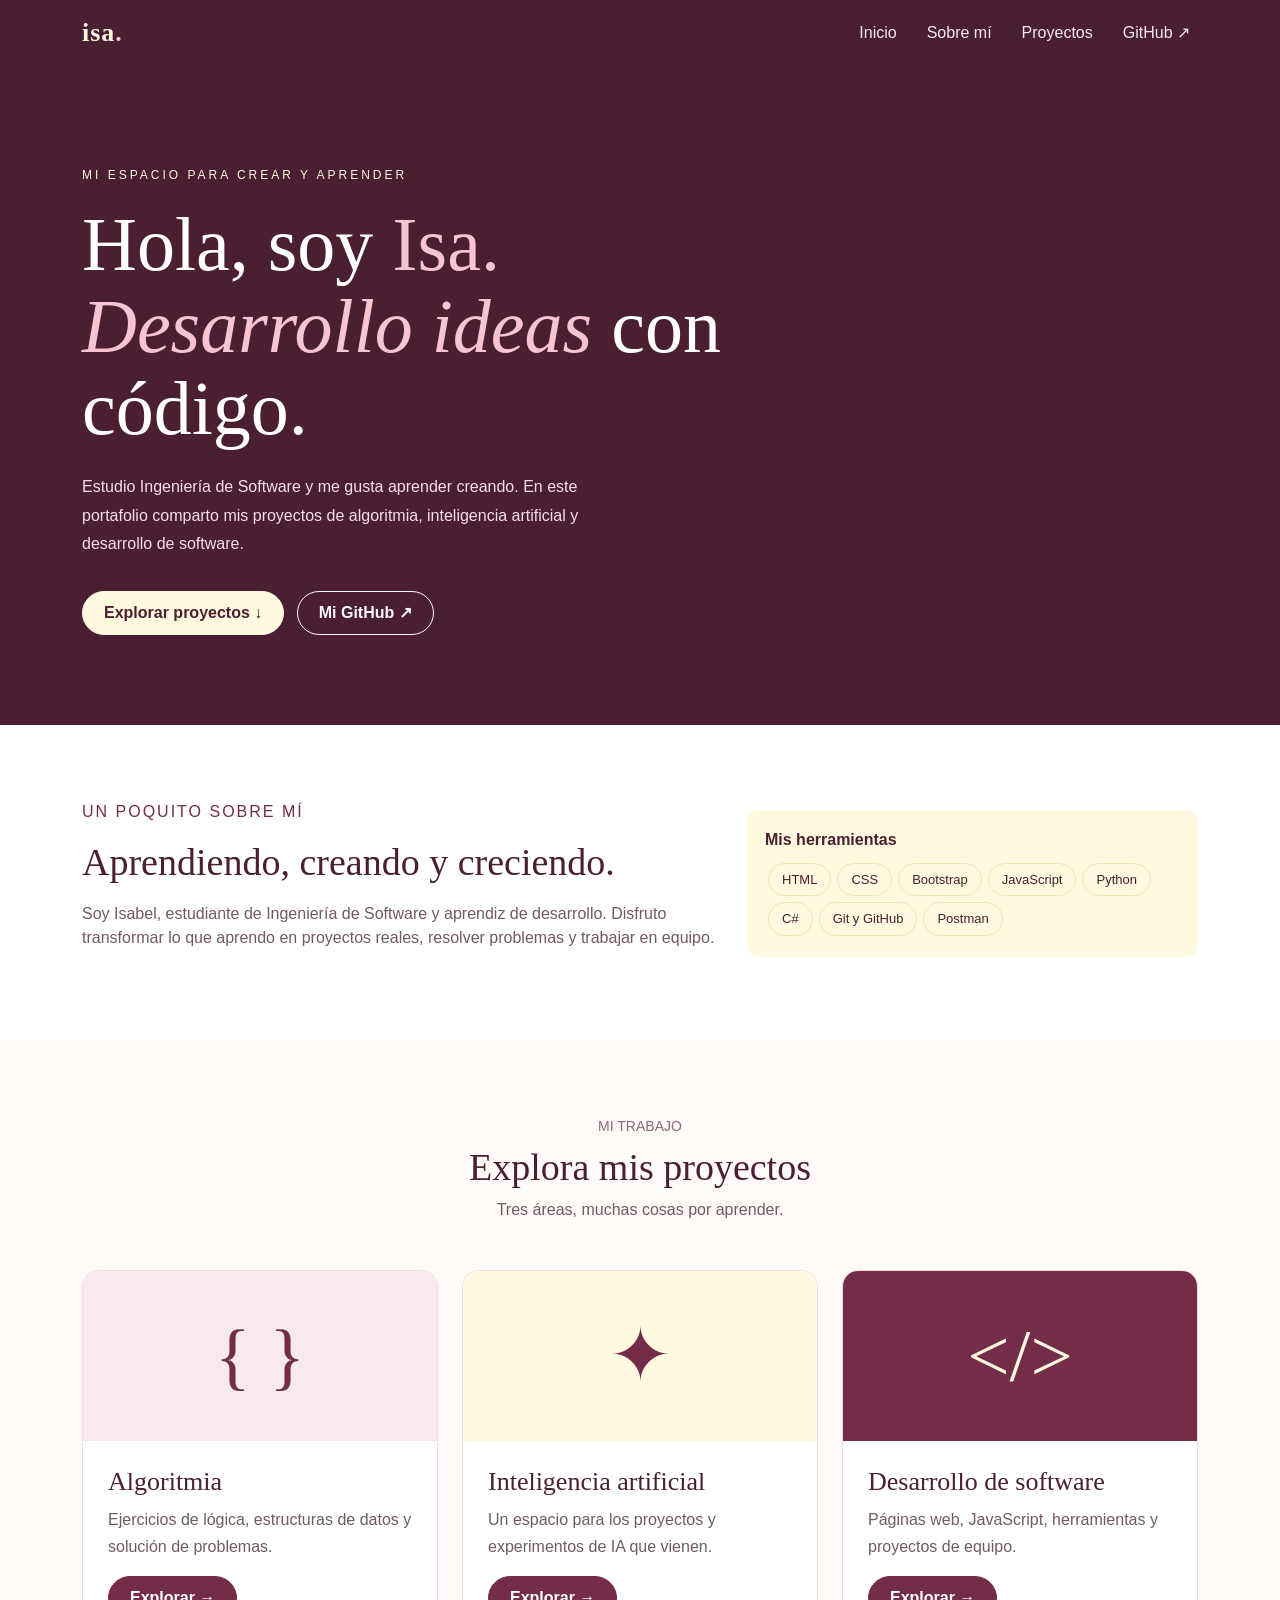
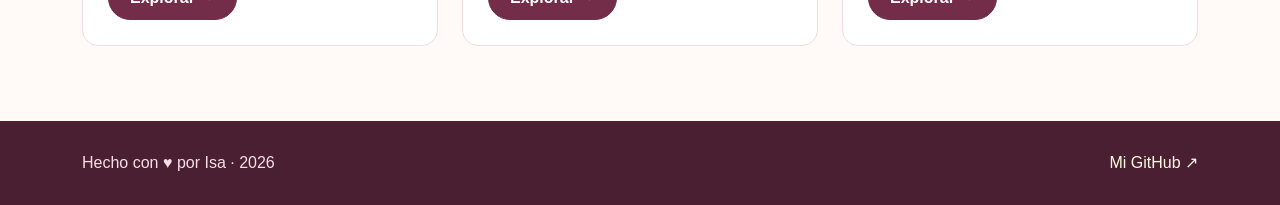
<file: index.html>
<!DOCTYPE html>
<html lang="es">
<head>
  <meta charset="UTF-8">
  <meta name="viewport" content="width=device-width, initial-scale=1.0">
  <title>Mi portafolio | Isa</title>
  <link href="https://cdn.jsdelivr.net/npm/bootstrap@5.3.3/dist/css/bootstrap.min.css" rel="stylesheet">
  <link rel="stylesheet" href="./estilos.css">
</head>
<body>
<nav class="navbar navbar-expand-lg barra navbar-dark sticky-top">
  <div class="container">
    <a class="navbar-brand marca" href="#inicio">isa<span style="color: #f6c4d2;">.</span></a>
    <button class="navbar-toggler" type="button" data-bs-toggle="collapse" data-bs-target="#menu" aria-controls="menu" aria-expanded="false" aria-label="Abrir menú"><span class="navbar-toggler-icon"></span></button>
    <div class="collapse navbar-collapse justify-content-end" id="menu"><div class="navbar-nav">
      <a class="nav-link" href="#inicio">Inicio</a>
      <a class="nav-link" href="#sobre-mi">Sobre mí</a>
      <a class="nav-link" href="#proyectos">Proyectos</a>
      <a class="nav-link" href="https://github.com/isabelsita" target="_blank" rel="noopener noreferrer">GitHub ↗</a>
    </div></div>
  </div>
</nav>
<header id="inicio" class="portada"><div class="container"><div class="row align-items-center"><div class="col-lg-9">
<p class="detalle mb-3">Mi espacio para crear y aprender</p>
<h1>Hola, soy <span>Isa.</span><br><span class="palabra">Desarrollo ideas</span> con código.</h1>
<p class="mt-4">Estudio Ingeniería de Software y me gusta aprender creando. En este portafolio comparto mis proyectos de algoritmia, inteligencia artificial y desarrollo de software.</p>
<a href="#proyectos" class="btn btn-crema mt-3">Explorar proyectos ↓</a>
<a href="https://github.com/isabelsita" class="btn btn-outline-light mt-3 ms-2" target="_blank" rel="noopener noreferrer">Mi GitHub ↗</a>
</div></div></div></header>
<main>
<section id="sobre-mi" class="seccion sobre-mi"><div class="container"><div class="row align-items-center g-4"><div class="col-lg-7">
<p class="detalle" style="color: #742d48; letter-spacing: 2px;">UN POQUITO SOBRE MÍ</p>
<h2 class="titulo">Aprendiendo, creando y creciendo.</h2>
<p class="subtitulo mt-3">Soy Isabel, estudiante de Ingeniería de Software y aprendiz de desarrollo. Disfruto transformar lo que aprendo en proyectos reales, resolver problemas y trabajar en equipo.</p>
</div><div class="col-lg-5"><div class="aviso"><strong>Mis herramientas</strong><div class="mt-2"><span class="etiqueta">HTML</span><span class="etiqueta">CSS</span><span class="etiqueta">Bootstrap</span><span class="etiqueta">JavaScript</span><span class="etiqueta">Python</span><span class="etiqueta">C#</span><span class="etiqueta">Git y GitHub</span><span class="etiqueta">Postman</span></div></div></div></div></div></section>
<section id="proyectos" class="seccion"><div class="container"><div class="text-center mb-5"><p class="ruta mb-2">MI TRABAJO</p><h2 class="titulo">Explora mis proyectos</h2><p class="subtitulo">Tres áreas, muchas cosas por aprender.</p></div><div class="row g-4">
<div class="col-md-4"><article class="tarjeta"><div class="categoria-icono">{ }</div><div class="contenido"><h3>Algoritmia</h3><p>Ejercicios de lógica, estructuras de datos y solución de problemas.</p><a class="btn btn-vino" href="paginas/algoritmia.html">Explorar →</a></div></article></div>
<div class="col-md-4"><article class="tarjeta"><div class="categoria-icono crema">✦</div><div class="contenido"><h3>Inteligencia artificial</h3><p>Un espacio para los proyectos y experimentos de IA que vienen.</p><a class="btn btn-vino" href="paginas/ia.html">Explorar →</a></div></article></div>
<div class="col-md-4"><article class="tarjeta"><div class="categoria-icono vino">&lt;/&gt;</div><div class="contenido"><h3>Desarrollo de software</h3><p>Páginas web, JavaScript, herramientas y proyectos de equipo.</p><a class="btn btn-vino" href="paginas/software.html">Explorar →</a></div></article></div>
</div></div></section></main>
<footer class="pie"><div class="container d-flex flex-wrap justify-content-between gap-2"><span>Hecho con ♥ por Isa · 2026</span><a href="https://github.com/isabelsita" target="_blank" rel="noopener noreferrer">Mi GitHub ↗</a></div></footer>
<script src="https://cdn.jsdelivr.net/npm/bootstrap@5.3.3/dist/js/bootstrap.bundle.min.js"></script>
</body></html>
</file>
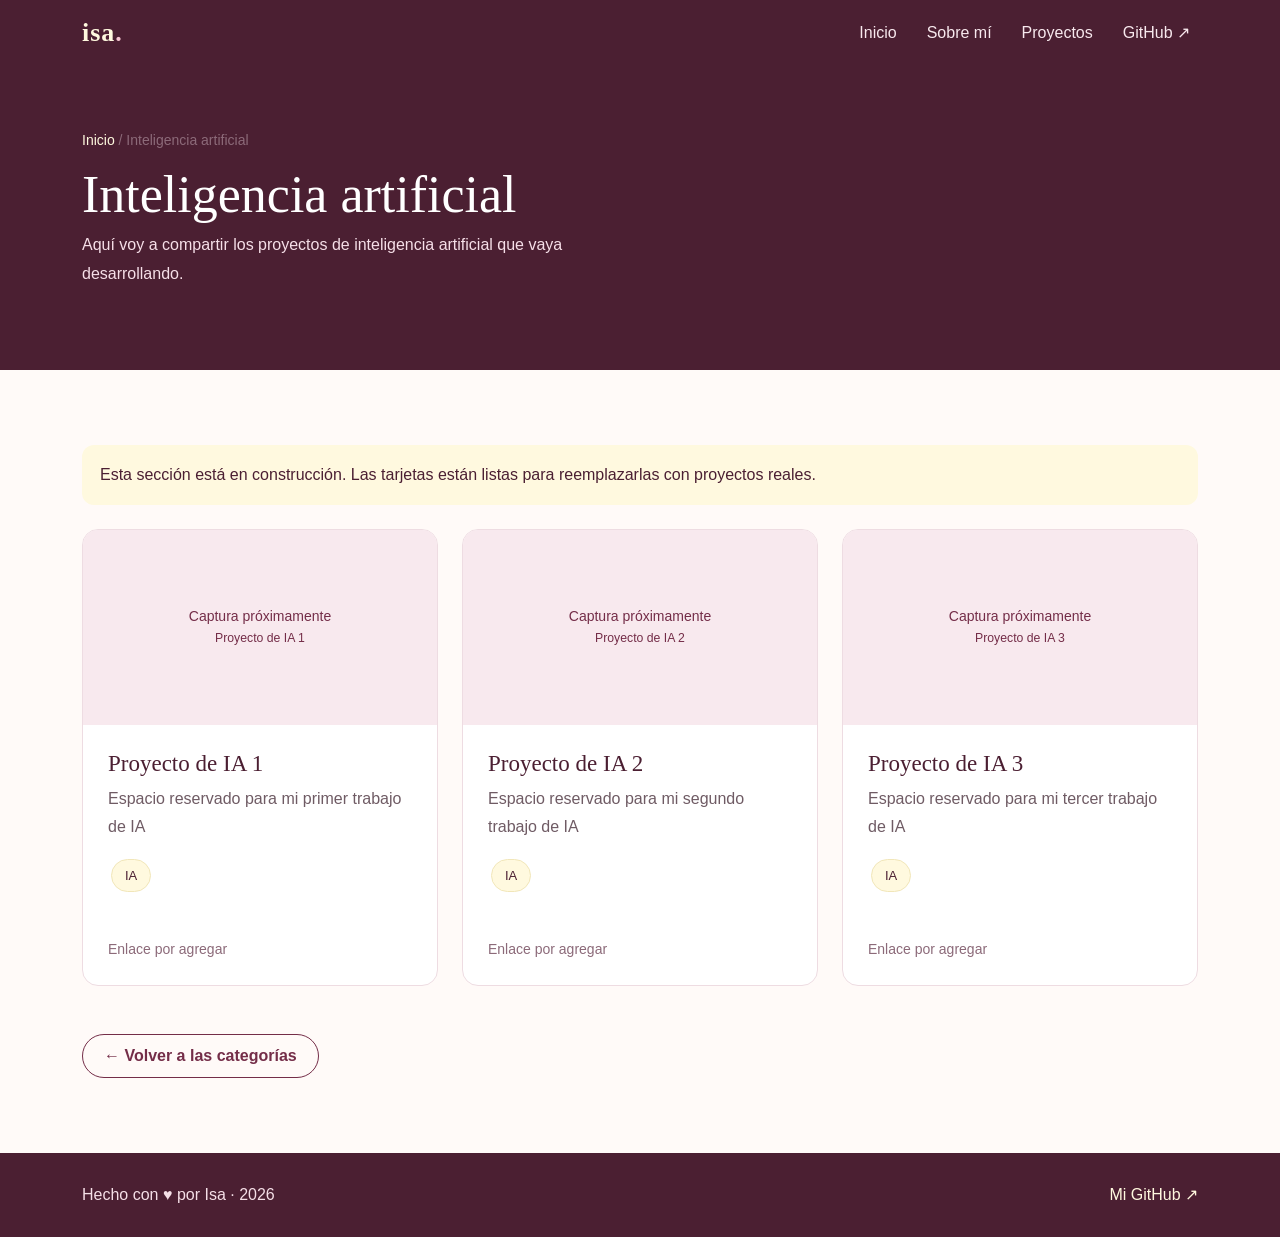
<file: paginas/ia.html>
<!DOCTYPE html>
<html lang="es">
<head>
  <meta charset="UTF-8">
  <meta name="viewport" content="width=device-width, initial-scale=1.0">
  <title>Inteligencia artificial | Isa</title>
  <link href="https://cdn.jsdelivr.net/npm/bootstrap@5.3.3/dist/css/bootstrap.min.css" rel="stylesheet">
  <link rel="stylesheet" href="../estilos.css">
</head>
<body>
<nav class="navbar navbar-expand-lg barra navbar-dark sticky-top">
  <div class="container">
    <a class="navbar-brand marca" href="../index.html">isa<span style="color: #f6c4d2;">.</span></a>
    <button class="navbar-toggler" type="button" data-bs-toggle="collapse" data-bs-target="#menu" aria-controls="menu" aria-expanded="false" aria-label="Abrir menú"><span class="navbar-toggler-icon"></span></button>
    <div class="collapse navbar-collapse justify-content-end" id="menu"><div class="navbar-nav">
      <a class="nav-link" href="../index.html">Inicio</a>
      <a class="nav-link" href="../index.html#sobre-mi">Sobre mí</a>
      <a class="nav-link" href="../index.html#proyectos">Proyectos</a>
      <a class="nav-link" href="https://github.com/isabelsita" target="_blank" rel="noopener noreferrer">GitHub ↗</a>
    </div></div>
  </div>
</nav>
<header class="portada" style="padding: 65px 0"><div class="container"><div class="ruta mb-3"><a style="color: #fff9df" href="../index.html#proyectos">Inicio</a> / Inteligencia artificial</div><h1 style="font-size: 52px">Inteligencia artificial</h1><p>Aquí voy a compartir los proyectos de inteligencia artificial que vaya desarrollando.</p></div></header><main class="seccion"><div class="container"><div class="aviso mb-4">Esta sección está en construcción. Las tarjetas están listas para reemplazarlas con proyectos reales.</div><div class="row g-4"><div class="col-md-6 col-lg-4"><article class="tarjeta"><div><div class="proyecto-espacio"><span>Captura próximamente<br><small>Proyecto de IA 1</small></span></div></div><div class="contenido d-flex flex-column" style="min-height: 260px"><h3 class="mini-titulo">Proyecto de IA 1</h3><p>Espacio reservado para mi primer trabajo de IA</p><div class="mb-3"><span class="etiqueta">IA</span></div><div class="mt-auto d-flex flex-wrap gap-2"><span class="ruta">Enlace por agregar</span></div></div></article></div><div class="col-md-6 col-lg-4"><article class="tarjeta"><div><div class="proyecto-espacio"><span>Captura próximamente<br><small>Proyecto de IA 2</small></span></div></div><div class="contenido d-flex flex-column" style="min-height: 260px"><h3 class="mini-titulo">Proyecto de IA 2</h3><p>Espacio reservado para mi segundo trabajo de IA</p><div class="mb-3"><span class="etiqueta">IA</span></div><div class="mt-auto d-flex flex-wrap gap-2"><span class="ruta">Enlace por agregar</span></div></div></article></div><div class="col-md-6 col-lg-4"><article class="tarjeta"><div><div class="proyecto-espacio"><span>Captura próximamente<br><small>Proyecto de IA 3</small></span></div></div><div class="contenido d-flex flex-column" style="min-height: 260px"><h3 class="mini-titulo">Proyecto de IA 3</h3><p>Espacio reservado para mi tercer trabajo de IA</p><div class="mb-3"><span class="etiqueta">IA</span></div><div class="mt-auto d-flex flex-wrap gap-2"><span class="ruta">Enlace por agregar</span></div></div></article></div></div><div class="mt-5"><a class="btn btn-borde" href="../index.html#proyectos">← Volver a las categorías</a></div></div></main><footer class="pie"><div class="container d-flex flex-wrap justify-content-between gap-2"><span>Hecho con ♥ por Isa · 2026</span><a href="https://github.com/isabelsita" target="_blank" rel="noopener noreferrer">Mi GitHub ↗</a></div></footer>
<script src="https://cdn.jsdelivr.net/npm/bootstrap@5.3.3/dist/js/bootstrap.bundle.min.js"></script>
</body></html>
</file>
<file: estilos.css>
:root {
  --vino: #742d48;
  --vino-oscuro: #4b1f32;
  --rosado: #f8e9ee;
  --crema: #fff9df;
  --texto: #352c31;
}

html { scroll-behavior: smooth; }
body { background: #fffaf8; color: var(--texto); font-family: 'Trebuchet MS', Arial, sans-serif; }
h1, h2, h3, .marca { font-family: Georgia, 'Times New Roman', serif; }
a { text-decoration: none; }
.barra { background: var(--vino-oscuro); }
.marca { color: var(--crema); font-weight: bold; font-size: 26px; letter-spacing: 1px; }
.marca:hover { color: white; }
.navbar .nav-link { color: #f8e9ee; margin-left: 14px; }
.navbar .nav-link:hover, .navbar .nav-link:focus { color: var(--crema); }
.navbar-toggler { border-color: #fff9df; }
.navbar-toggler-icon { filter: brightness(0) invert(1); }
.portada { background: var(--vino-oscuro); color: white; padding: 100px 0 90px; }
.portada .detalle { color: var(--crema); text-transform: uppercase; letter-spacing: 3px; font-size: 12px; }
.portada h1 { font-size: clamp(40px, 7vw, 76px); line-height: 1.08; }
.portada h1 span { color: #f6c4d2; }
.portada p { color: #f6dfe8; max-width: 550px; line-height: 1.8; }
.palabra { color: var(--crema); font-family: Georgia, serif; font-style: italic; }
.btn-vino { background: var(--vino); color: white; border: 1px solid var(--vino); }
.btn-vino:hover { background: var(--vino-oscuro); color: white; border-color: var(--vino-oscuro); }
.btn-crema { background: var(--crema); color: var(--vino-oscuro); border: 1px solid var(--crema); }
.btn-crema:hover { background: white; color: var(--vino-oscuro); }
.btn-borde { border: 1px solid var(--vino); color: var(--vino); }
.btn-borde:hover { background: var(--vino); color: white; }
.btn { border-radius: 25px; padding: 9px 21px; font-weight: bold; }
.seccion { padding: 75px 0; }
.titulo { color: var(--vino-oscuro); font-size: 38px; }
.subtitulo { color: #705a63; }
.sobre-mi { background: white; }
.etiqueta { display: inline-block; background: var(--crema); color: var(--vino-oscuro); border: 1px solid #f1e6b9; border-radius: 25px; padding: 6px 13px; font-size: 13px; margin: 3px; }
.tarjeta { background: white; border: 1px solid #eedce2; border-radius: 16px; overflow: hidden; height: 100%; transition: transform .25s, box-shadow .25s; }
.tarjeta:hover { transform: translateY(-6px); box-shadow: 0 12px 25px #742d4822; }
.tarjeta .contenido { padding: 25px; }
.tarjeta h3 { color: var(--vino-oscuro); font-size: 26px; }
.tarjeta p { color: #6f5b64; line-height: 1.7; }
.categoria-icono { background: var(--rosado); color: var(--vino); height: 170px; display: flex; align-items: center; justify-content: center; font-size: 75px; font-family: Georgia, serif; }
.categoria-icono.crema { background: var(--crema); }
.categoria-icono.vino { background: var(--vino); color: var(--crema); }
.proyecto-img { width: 100%; height: 195px; object-fit: cover; background: var(--rosado); }
.proyecto-espacio { display: flex; justify-content: center; align-items: center; width: 100%; height: 195px; background: var(--rosado); color: var(--vino); text-align: center; padding: 20px; }
.proyecto-espacio span { font-size: 14px; }
.mini-titulo { font-size: 23px !important; }
.ruta { font-size: 14px; color: #8c6a79; }
.ruta a { color: var(--vino); }
.pie { background: var(--vino-oscuro); color: #f5dfe7; padding: 30px 0; }
.pie a { color: var(--crema); }
.aviso { background: var(--crema); border-radius: 12px; padding: 18px; color: var(--vino-oscuro); }
@media (max-width: 768px) { .portada { padding: 65px 0; } .seccion { padding: 50px 0; } .titulo { font-size: 32px; } }
</file>
